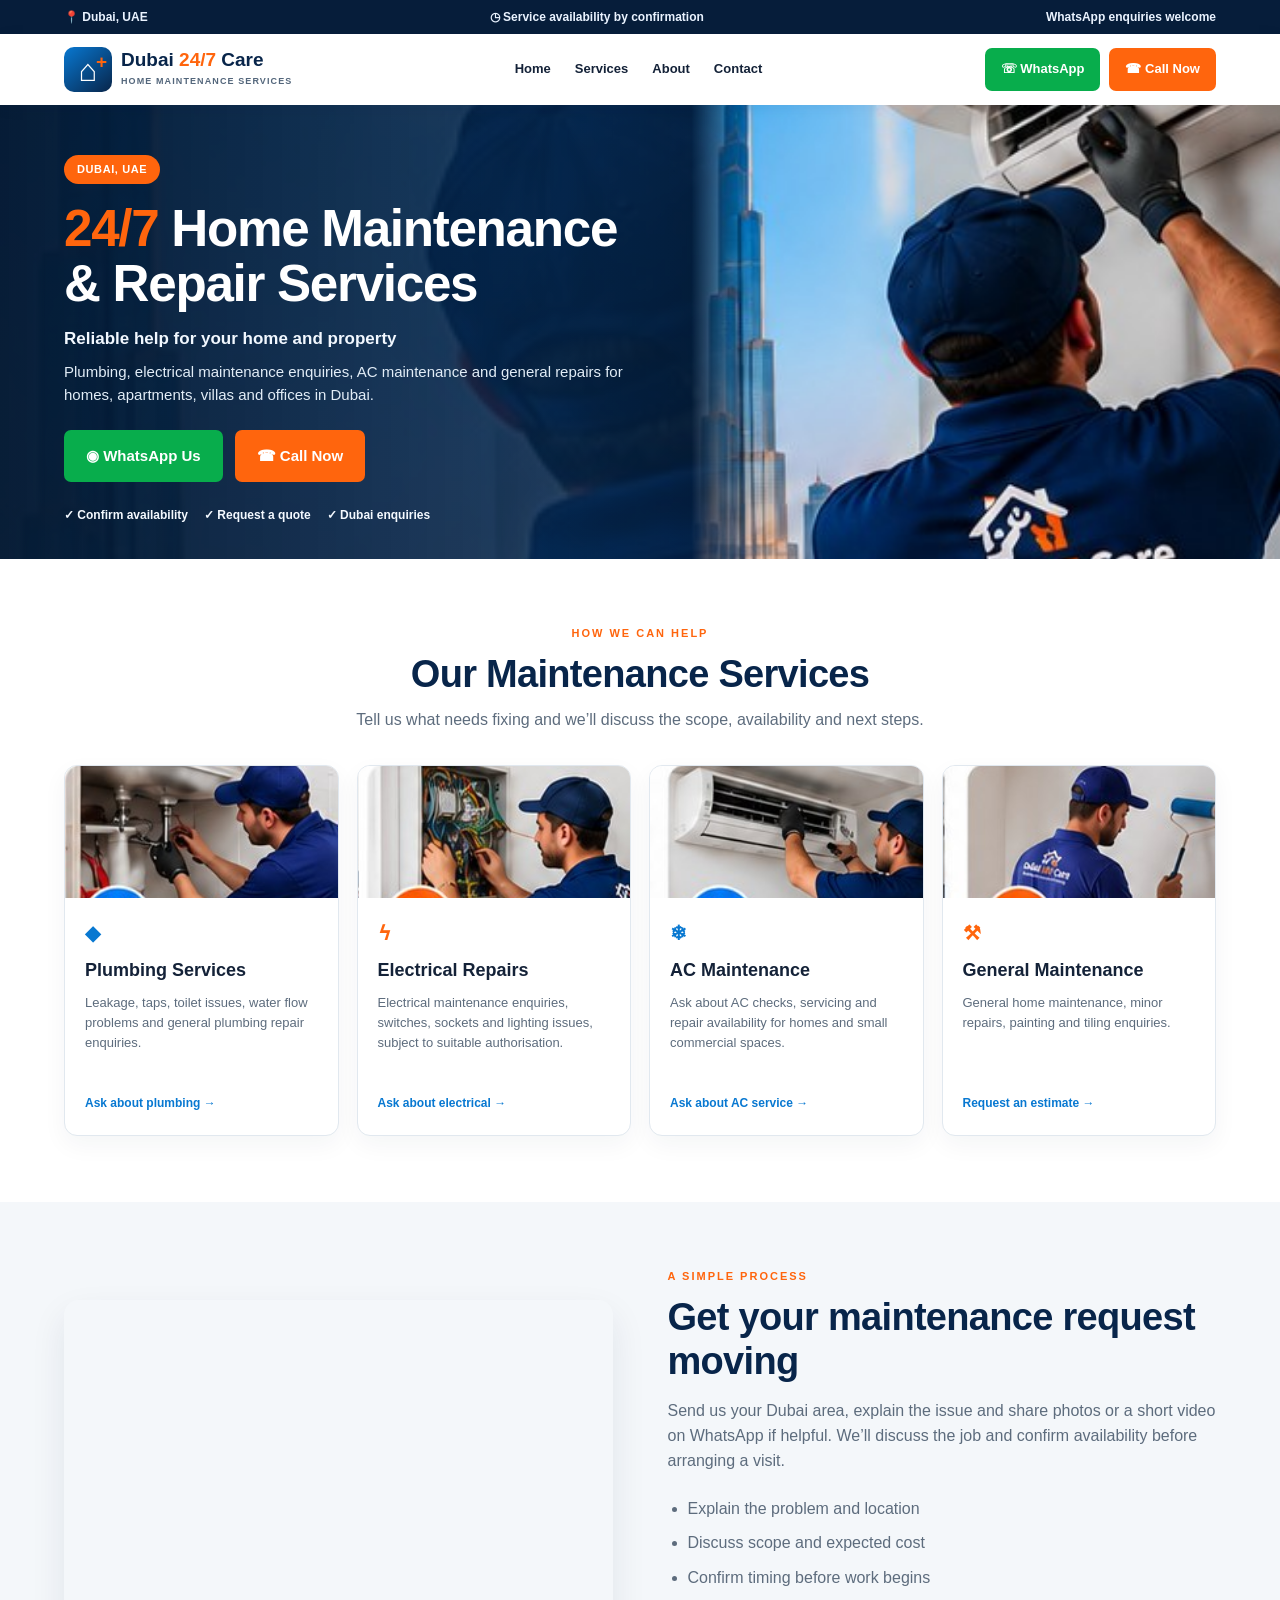
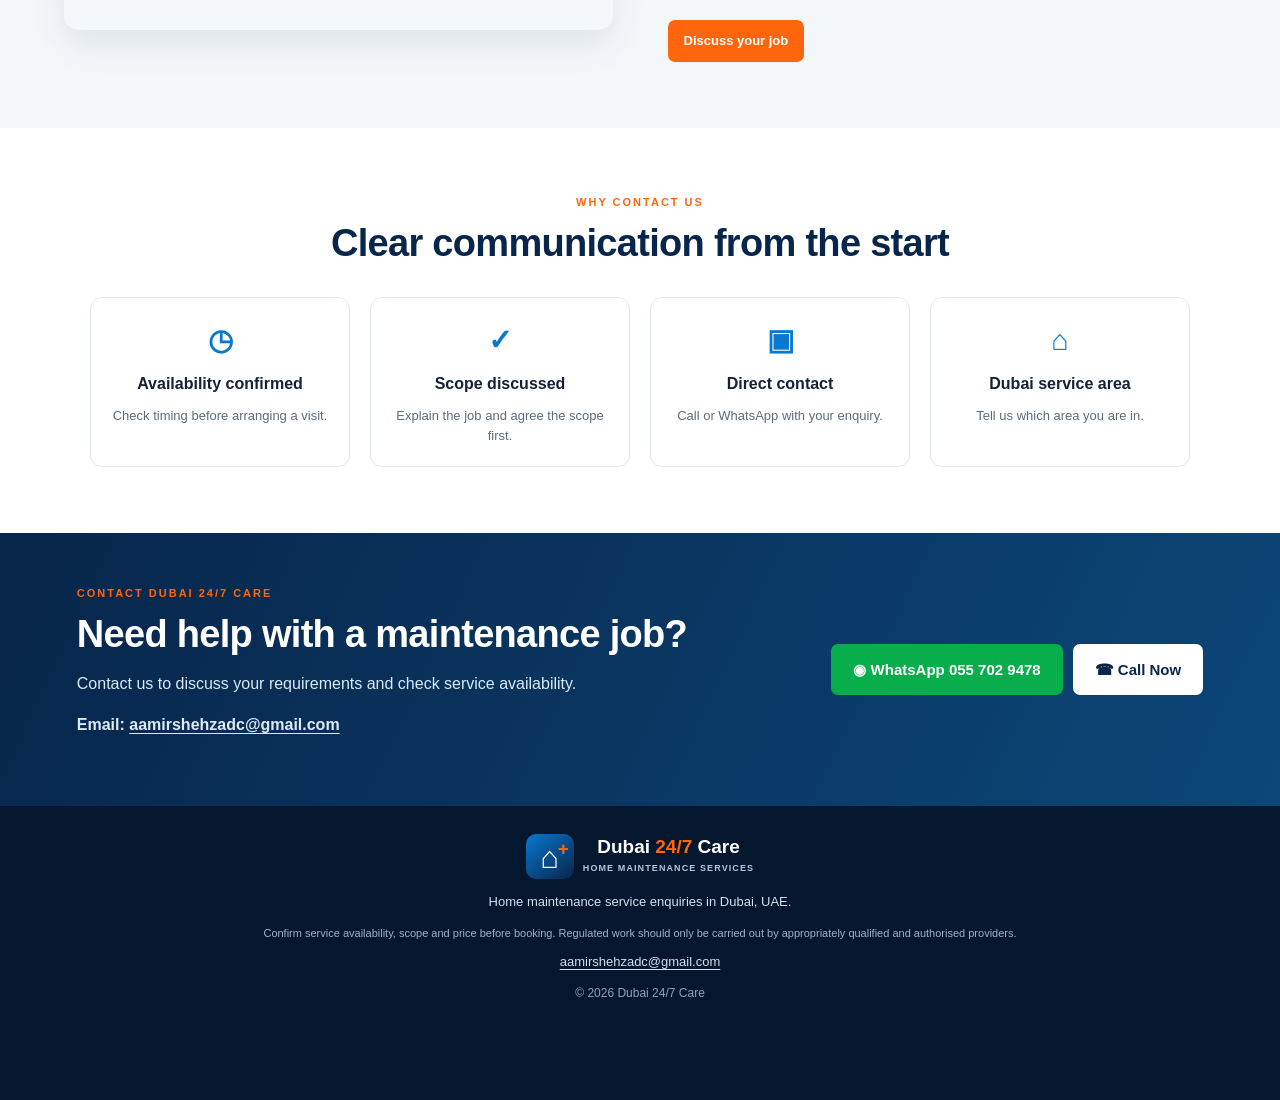
<file: index.html>
<!doctype html>
<html lang="en">
<head>
<meta charset="utf-8">
<meta name="viewport" content="width=device-width, initial-scale=1">
<title>Dubai 24/7 Care | Home Maintenance & Repair Services in Dubai</title>
<meta name="description" content="Contact Dubai 24/7 Care for plumbing, electrical repair enquiries, AC maintenance and general home maintenance in Dubai. Call or WhatsApp to discuss your job and confirm availability.">
<meta name="robots" content="index,follow,max-image-preview:large">
<link rel="canonical" href="https://cheematechnical.github.io/Dubai247Care/">
<meta name="theme-color" content="#08254a">
<meta property="og:type" content="website">
<meta property="og:title" content="Dubai 24/7 Care | Home Maintenance in Dubai">
<meta property="og:description" content="Plumbing, electrical, AC and general home maintenance enquiries in Dubai. Contact us to check availability.">
<meta property="og:url" content="https://cheematechnical.github.io/Dubai247Care/">
<link rel="icon" href="favicon.svg" type="image/svg+xml">
<link rel="stylesheet" href="styles.css">
<script type="application/ld+json">
{"@context":"https://schema.org","@type":"HomeAndConstructionBusiness","name":"Dubai 24/7 Care","url":"https://cheematechnical.github.io/Dubai247Care/","telephone":"+971557029478","areaServed":{"@type":"City","name":"Dubai"},"description":"Home maintenance service enquiries for plumbing, electrical repair enquiries, AC maintenance and general maintenance in Dubai."}
</script>
</head>
<body>
<div class="topbar"><span>📍 Dubai, UAE</span><span>◷ Service availability by confirmation</span><span>WhatsApp enquiries welcome</span></div>
<header class="header">
  <a class="brand" href="#home"><span class="logo">⌂<b>+</b></span><span><strong>Dubai <em>24/7</em> Care</strong><small>HOME MAINTENANCE SERVICES</small></span></a>
  <nav><a href="#home">Home</a><a href="#services">Services</a><a href="#about">About</a><a href="#contact">Contact</a></nav>
  <div class="header-actions"><a class="btn whatsapp" href="https://wa.me/971557029478?text=Hello%20Dubai%2024%2F7%20Care%2C%20I%20need%20a%20service%20in%20Dubai." target="_blank" rel="noopener">☏ WhatsApp</a><a class="btn orange" href="tel:+971557029478">☎ Call Now</a></div>
</header>
<main id="home">
<section class="hero">
  <div class="hero-bg"></div>
  <div class="hero-content">
    <span class="pill">DUBAI, UAE</span>
    <h1><span>24/7</span> Home Maintenance<br>&amp; Repair Services</h1>
    <h2>Reliable help for your home and property</h2>
    <p>Plumbing, electrical maintenance enquiries, AC maintenance and general repairs for homes, apartments, villas and offices in Dubai.</p>
    <div class="hero-actions"><a class="btn whatsapp big" href="https://wa.me/971557029478?text=Hello%20Dubai%2024%2F7%20Care%2C%20I%20need%20a%20service%20in%20Dubai." target="_blank" rel="noopener">◉ WhatsApp Us</a><a class="btn orange big" href="tel:+971557029478">☎ Call Now</a></div>
    <div class="hero-points"><span>✓ Confirm availability</span><span>✓ Request a quote</span><span>✓ Dubai enquiries</span></div>
  </div>
  <div class="hero-photo" aria-label="Technician carrying out home maintenance work" role="img"></div>
</section>
<section class="services section" id="services">
  <div class="section-head"><p class="eyebrow">HOW WE CAN HELP</p><h2>Our Maintenance Services</h2><p>Tell us what needs fixing and we’ll discuss the scope, availability and next steps.</p></div>
  <div class="cards">
    <article class="service-card"><div class="card-photo plumbing"></div><div class="card-body"><span class="service-symbol blue">◆</span><h3>Plumbing Services</h3><p>Leakage, taps, toilet issues, water flow problems and general plumbing repair enquiries.</p><a href="https://wa.me/971557029478?text=Hello%2C%20I%20need%20plumbing%20service%20in%20Dubai." target="_blank" rel="noopener">Ask about plumbing →</a></div></article>
    <article class="service-card"><div class="card-photo electrical"></div><div class="card-body"><span class="service-symbol orange-text">ϟ</span><h3>Electrical Repairs</h3><p>Electrical maintenance enquiries, switches, sockets and lighting issues, subject to suitable authorisation.</p><a href="https://wa.me/971557029478?text=Hello%2C%20I%20need%20electrical%20maintenance%20in%20Dubai." target="_blank" rel="noopener">Ask about electrical →</a></div></article>
    <article class="service-card"><div class="card-photo ac"></div><div class="card-body"><span class="service-symbol blue">❄</span><h3>AC Maintenance</h3><p>Ask about AC checks, servicing and repair availability for homes and small commercial spaces.</p><a href="https://wa.me/971557029478?text=Hello%2C%20I%20need%20AC%20maintenance%20in%20Dubai." target="_blank" rel="noopener">Ask about AC service →</a></div></article>
    <article class="service-card"><div class="card-photo general"></div><div class="card-body"><span class="service-symbol orange-text">⚒</span><h3>General Maintenance</h3><p>General home maintenance, minor repairs, painting and tiling enquiries.</p><a href="https://wa.me/971557029478?text=Hello%2C%20I%20need%20general%20maintenance%20in%20Dubai." target="_blank" rel="noopener">Request an estimate →</a></div></article>
  </div>
</section>
<section class="about section" id="about"><div class="about-photo"></div><div class="about-text"><p class="eyebrow">A SIMPLE PROCESS</p><h2>Get your maintenance request moving</h2><p>Send us your Dubai area, explain the issue and share photos or a short video on WhatsApp if helpful. We’ll discuss the job and confirm availability before arranging a visit.</p><ul><li>Explain the problem and location</li><li>Discuss scope and expected cost</li><li>Confirm timing before work begins</li></ul><a class="btn orange" href="https://wa.me/971557029478?text=Hello%20Dubai%2024%2F7%20Care%2C%20I%20would%20like%20to%20discuss%20a%20maintenance%20job." target="_blank" rel="noopener">Discuss your job</a></div></section>
<section class="why section"><div class="section-head"><p class="eyebrow">WHY CONTACT US</p><h2>Clear communication from the start</h2></div><div class="why-grid"><div><b>◷</b><h3>Availability confirmed</h3><p>Check timing before arranging a visit.</p></div><div><b>✓</b><h3>Scope discussed</h3><p>Explain the job and agree the scope first.</p></div><div><b>▣</b><h3>Direct contact</h3><p>Call or WhatsApp with your enquiry.</p></div><div><b>⌂</b><h3>Dubai service area</h3><p>Tell us which area you are in.</p></div></div></section>
<section class="contact" id="contact"><div><p class="eyebrow">CONTACT DUBAI 24/7 CARE</p><h2>Need help with a maintenance job?</h2><p>Contact us to discuss your requirements and check service availability.</p>
<p class="email-contact">Email: <a href="mailto:aamirshehzadc@gmail.com">aamirshehzadc@gmail.com</a></p></div><div class="contact-buttons"><a class="btn whatsapp big" href="https://wa.me/971557029478?text=Hello%20Dubai%2024%2F7%20Care%2C%20I%20would%20like%20to%20request%20a%20service." target="_blank" rel="noopener">◉ WhatsApp 055 702 9478</a><a class="btn white big" href="tel:+971557029478">☎ Call Now</a></div></section>
</main>
<footer><a class="brand footer-brand" href="#home"><span class="logo">⌂<b>+</b></span><span><strong>Dubai <em>24/7</em> Care</strong><small>HOME MAINTENANCE SERVICES</small></span></a><p>Home maintenance service enquiries in Dubai, UAE.</p><small>Confirm service availability, scope and price before booking. Regulated work should only be carried out by appropriately qualified and authorised providers.</small><p class="footer-email"><a href="mailto:aamirshehzadc@gmail.com">aamirshehzadc@gmail.com</a></p>
<p class="copyright">© <span id="year">2026</span> Dubai 24/7 Care</p></footer>
<div class="mobile-bar"><a class="btn whatsapp" href="https://wa.me/971557029478?text=Hello%20Dubai%2024%2F7%20Care%2C%20I%20need%20a%20service." target="_blank" rel="noopener">◉ WhatsApp</a><a class="btn orange" href="tel:+971557029478">☎ Call Now</a></div>
<script>document.getElementById('year').textContent=new Date().getFullYear();</script>
</body></html>
</file>
<file: styles.css>
:root{--navy:#08254a;--deep:#041a36;--blue:#0878d1;--orange:#ff650d;--green:#08ad4c;--ink:#142238;--muted:#5d6c7d;--line:#e1e8ef;--pale:#f4f7fa}*{box-sizing:border-box}html{scroll-behavior:smooth;scroll-padding-top:90px}body{margin:0;font-family:Arial,Helvetica,sans-serif;color:var(--ink);line-height:1.55;background:#fff}a{text-decoration:none;color:inherit}.topbar{height:34px;padding:0 5vw;background:#061d3a;color:#eaf3ff;display:flex;align-items:center;justify-content:space-between;font-size:12px;font-weight:700}.header{display:flex;align-items:center;justify-content:space-between;gap:22px;padding:13px 5vw;background:#fff;box-shadow:0 3px 14px #001d3a12;position:relative;z-index:2}.brand{display:flex;align-items:center;gap:9px;min-width:max-content}.logo{width:48px;height:45px;border-radius:10px;display:grid;place-items:center;background:linear-gradient(140deg,var(--blue),var(--navy));color:white;font-size:31px;font-weight:900;position:relative}.logo b{position:absolute;font-size:19px;color:var(--orange);right:5px;top:0}.brand strong{display:block;font-size:19px;line-height:1.1;color:var(--navy)}.brand em{font-style:normal;color:var(--orange)}.brand small{display:block;font-size:9px;letter-spacing:1.1px;font-weight:800;color:#53667b;margin-top:4px}.header nav{display:flex;gap:24px;font-size:13px;font-weight:800}.header nav a:hover{color:var(--orange)}.header-actions{display:flex;gap:9px}.btn{display:inline-flex;align-items:center;justify-content:center;gap:7px;padding:11px 16px;border-radius:7px;font-size:13px;font-weight:800;white-space:nowrap;transition:transform .15s,filter .15s}.btn:hover{transform:translateY(-2px);filter:brightness(1.04)}.whatsapp{background:var(--green);color:#fff}.orange{background:var(--orange);color:#fff}.white{background:#fff;color:var(--navy)}.big{padding:14px 22px;font-size:15px}.hero{min-height:445px;position:relative;display:grid;grid-template-columns:1.08fr .92fr;align-items:stretch;overflow:hidden;background:linear-gradient(110deg,#041a36 0%,#073c6b 55%,#0878d1 100%);color:white}.hero-bg{position:absolute;inset:0;background:linear-gradient(90deg,rgba(3,23,48,.96) 0%,rgba(4,37,74,.84) 44%,rgba(4,37,74,.08) 100%),url('[data-uri]') center/cover no-repeat;opacity:.98}.hero-content{position:relative;z-index:1;padding:50px 4vw 35px 5vw;max-width:760px}.pill{display:inline-block;background:var(--orange);padding:6px 13px;border-radius:20px;font-size:11px;font-weight:900;letter-spacing:.6px}.hero h1{font-size:clamp(34px,4vw,52px);line-height:1.08;letter-spacing:-1.3px;margin:17px 0 14px;font-weight:900}.hero h1 span{color:var(--orange)}.hero h2{font-size:17px;margin:0 0 8px;color:#f2f8ff}.hero-content>p{font-size:15px;max-width:580px;color:#e2edf7;margin:0}.hero-actions{display:flex;gap:12px;flex-wrap:wrap;margin-top:24px}.hero-points{display:flex;gap:16px;flex-wrap:wrap;margin-top:24px;font-size:12px;font-weight:800;color:#f4f9ff}.hero-photo{position:relative;min-height:350px;background:url('[data-uri]') center/cover no-repeat;mask-image:linear-gradient(90deg,transparent 0%,black 10%)}.section{padding:66px 5vw}.section-head{text-align:center;max-width:720px;margin:0 auto 32px}.eyebrow{font-size:11px;letter-spacing:2px;font-weight:900;color:var(--orange);margin:0 0 10px}.section h2,.about h2,.contact h2{font-size:clamp(28px,3vw,38px);line-height:1.16;letter-spacing:-.7px;margin:0 0 12px;color:var(--navy)}.section-head>p:last-child{margin:0;color:var(--muted)}.cards{display:grid;grid-template-columns:repeat(4,1fr);gap:18px;max-width:1200px;margin:auto}.service-card{overflow:hidden;border:1px solid var(--line);border-radius:13px;background:#fff;box-shadow:0 9px 24px #08254a0c;transition:transform .18s,box-shadow .18s}.service-card:hover{transform:translateY(-4px);box-shadow:0 14px 30px #08254a17}.card-photo{height:132px;background-size:cover;background-position:center}.plumbing{background-image:url('[data-uri]')}.electrical{background-image:url('[data-uri]')}.ac{background-image:url('[data-uri]')}.general{background-image:url('[data-uri]')}.card-body{padding:20px}.service-symbol{font-size:20px;font-weight:900}.blue{color:var(--blue)}.orange-text{color:var(--orange)}.card-body h3{font-size:18px;margin:8px 0}.card-body p{font-size:13px;color:var(--muted);min-height:82px;margin:0 0 15px}.card-body a{font-size:12px;color:var(--blue);font-weight:900}.about{display:grid;grid-template-columns:1fr 1fr;gap:55px;align-items:center;background:var(--pale)}.about-photo{min-height:330px;border-radius:15px;background:url('https://images.unsplash.com/photo-1600607687939-ce8a6c25118c?auto=format&fit=crop&w=1100&q=85') center/cover;box-shadow:0 15px 35px #08254a16}.about-text>p:not(.eyebrow){color:var(--muted)}.about ul{padding-left:20px;color:var(--muted);margin:18px 0 24px}.about li{padding:5px 0}.why{background:white}.why-grid{display:grid;grid-template-columns:repeat(4,1fr);gap:20px;max-width:1100px;margin:auto;text-align:center}.why-grid>div{padding:20px 15px;border:1px solid var(--line);border-radius:12px}.why-grid b{font-size:29px;color:var(--blue)}.why-grid h3{font-size:16px;margin:9px 0}.why-grid p{font-size:13px;color:var(--muted);margin:0}.contact{padding:52px 6vw;background:linear-gradient(115deg,var(--navy),#0b4778);color:white;display:flex;align-items:center;justify-content:space-between;gap:28px}.contact h2{color:#fff}.contact p:not(.eyebrow){color:#dceaf6}.contact-buttons{display:flex;gap:10px;flex-wrap:wrap}footer{background:#04172e;color:#d3e1ee;text-align:center;padding:28px 20px 85px;font-size:13px}footer .brand{justify-content:center;margin-bottom:12px}footer .brand strong{color:#fff}footer .brand small{color:#b4c8da}footer>small{display:block;max-width:780px;margin:10px auto;color:#9db4c9;font-size:11px}.copyright{font-size:12px;color:#8ca4ba}.mobile-bar{display:none}@media(max-width:1000px){.header{flex-wrap:wrap}.header nav{order:3;width:100%;justify-content:center}.hero{grid-template-columns:1fr .65fr}.hero-content{padding-left:5vw}.cards{grid-template-columns:repeat(2,1fr)}.card-body p{min-height:0}.contact{align-items:flex-start;flex-direction:column}}@media(max-width:620px){.topbar{font-size:10px;padding:0 12px;gap:10px}.topbar span:last-child{display:none}.header{padding:12px 15px;gap:12px}.brand strong{font-size:16px}.brand small{font-size:8px}.logo{width:40px;height:40px}.header nav{gap:18px;font-size:12px}.header-actions{width:100%;order:4}.header-actions .btn{flex:1}.hero{display:block}.hero-bg{position:absolute;inset:0;background:linear-gradient(90deg,rgba(3,23,48,.96) 0%,rgba(4,37,74,.84) 44%,rgba(4,37,74,.08) 100%),url('[data-uri]') center/cover no-repeat;opacity:.98}.hero-content{padding:35px 22px 28px}.hero h1{font-size:37px}.hero h2{font-size:16px}.hero-content>p{font-size:14px}.hero-photo{position:relative;min-height:350px;background:url('[data-uri]') center/cover no-repeat;mask-image:linear-gradient(90deg,transparent 0%,black 10%)}.hero-points{gap:9px;font-size:11px}.section{padding:48px 17px}.cards{grid-template-columns:1fr;gap:16px}.card-photo{height:175px}.card-body{padding:19px}.about{grid-template-columns:1fr;gap:25px;padding:48px 20px}.about-photo{min-height:230px}.why-grid{grid-template-columns:repeat(2,1fr);gap:12px}.why-grid>div{padding:15px 10px}.contact{padding:42px 20px}.contact-buttons{width:100%}.contact-buttons .btn{flex:1}.mobile-bar{position:fixed;z-index:10;bottom:0;left:0;right:0;display:flex;gap:9px;padding:10px 12px;background:#fff;box-shadow:0 -4px 20px #001a331a}.mobile-bar .btn{flex:1;padding:12px 8px;font-size:13px}footer{padding-bottom:90px}}

.email-contact{margin-top:10px;font-weight:700}.email-contact a,.footer-email a{color:inherit;text-decoration:underline;text-underline-offset:3px}.footer-email{margin:8px auto}
</file>
